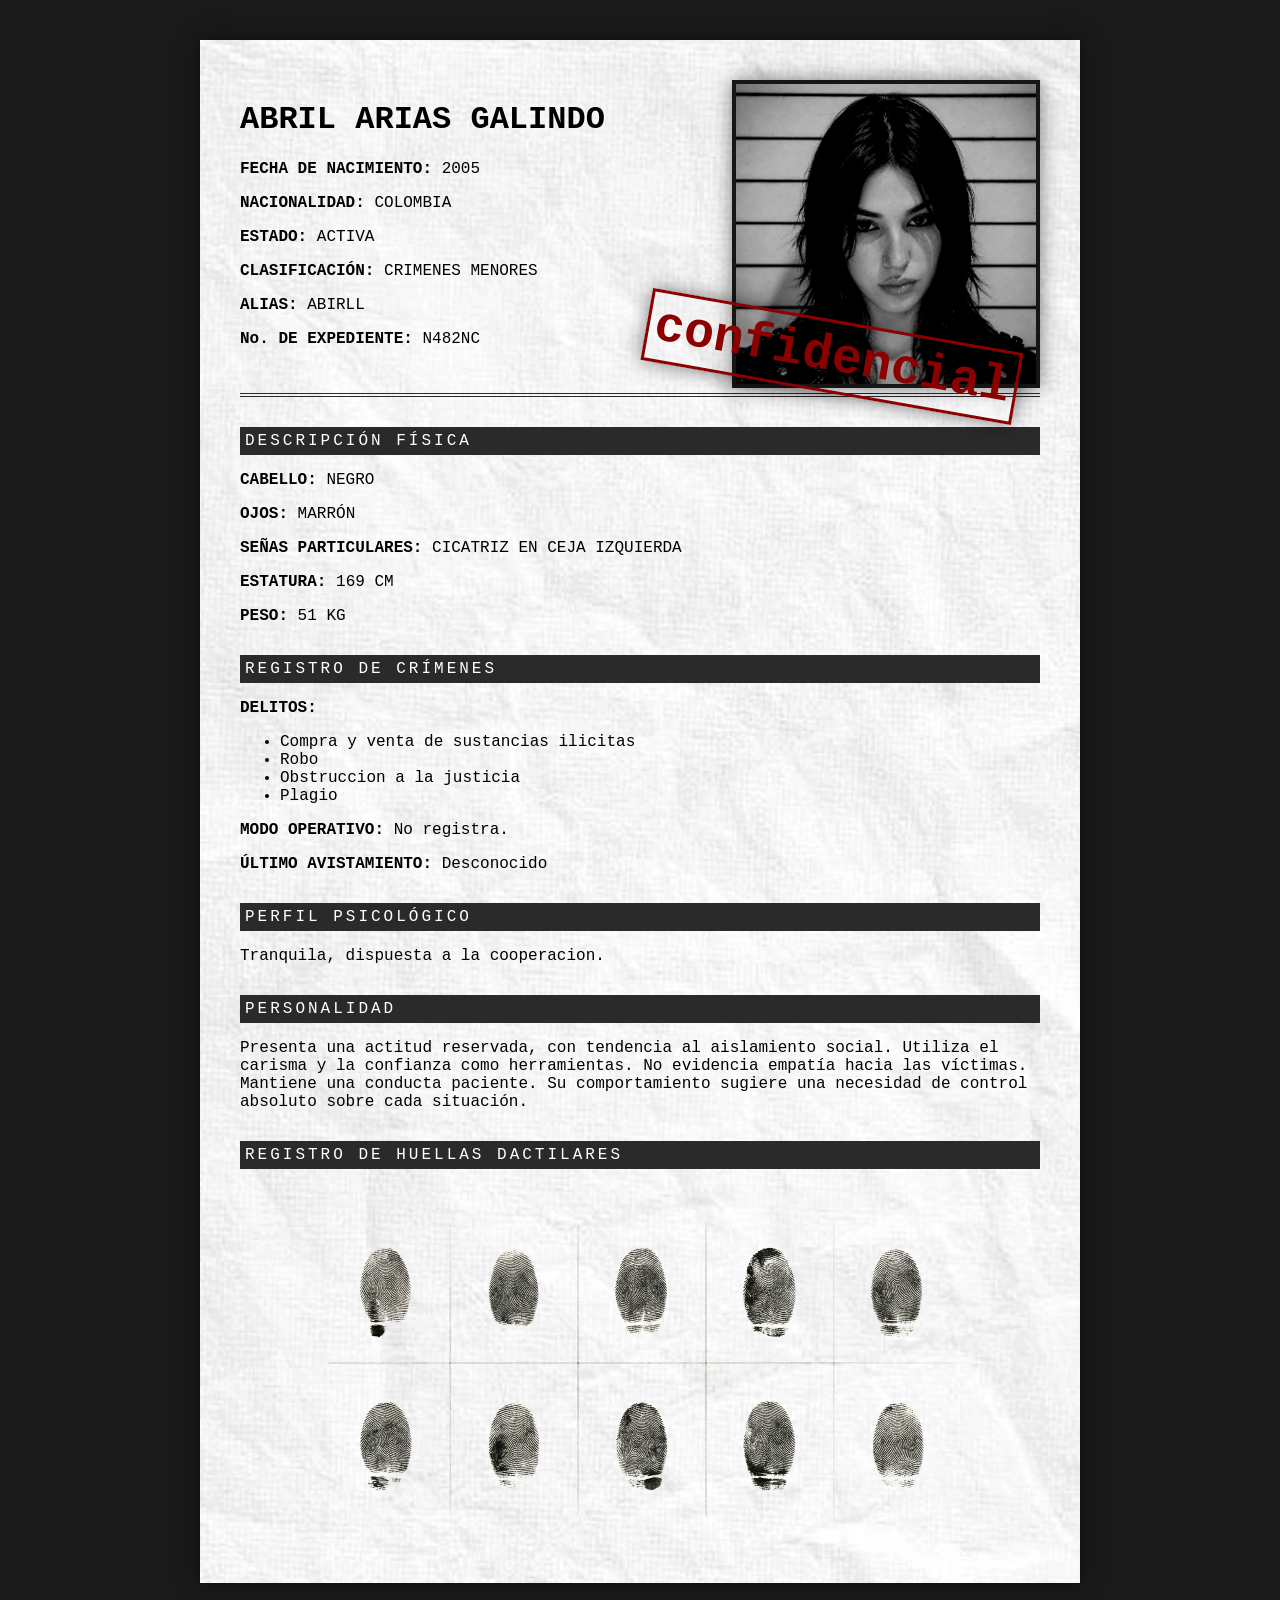
<file: abril.html>
<!DOCTYPE html>
<html lang="es">
<head>
  <meta charset="UTF-8">
  <title>Expediente Criminal</title>
  <link rel="stylesheet" href="CSS/personajes.css">
</head>
<body>

<div class="card">

  <div class="top-bar"></div>

  <div class="header">
    <div class="info">
      <h1>ABRIL ARIAS GALINDO</h1>

      <p><strong>FECHA DE NACIMIENTO:</strong> 2005</p>
      <p><strong>NACIONALIDAD:</strong> COLOMBIA</p>
      <p><strong>ESTADO:</strong> ACTIVA</p>
      <p><strong>CLASIFICACIÓN:</strong> CRIMENES MENORES </p>
      <p><strong>ALIAS:</strong> ABIRLL</p>
      <p><strong>No. DE EXPEDIENTE:</strong> N482NC</p>
    </div>

    <div class="photo">
      <img src="img/abrillcrime.png" alt="foto">
    </div>
  </div>

  <div class="section-title">DESCRIPCIÓN FÍSICA</div>

  <div class="appearance">
    <p><strong>CABELLO:</strong> NEGRO</p>
    <p><strong>OJOS:</strong> MARRÓN</p>
    <p><strong>SEÑAS PARTICULARES:</strong> CICATRIZ EN CEJA IZQUIERDA</p>
    <p><strong>ESTATURA:</strong> 169 CM</p>
    <p><strong>PESO:</strong> 51 KG</p>
  </div>

  <div class="section-title">REGISTRO DE CRÍMENES</div>

  <div class="crimes">
    <p><strong>DELITOS:</strong></p>
    <ul>
      <li>Compra y venta de sustancias ilicitas</li>
      <li>Robo</li>
      <li>Obstruccion a la justicia</li>
      <li>Plagio</li>
    </ul>

    <p><strong>MODO OPERATIVO:</strong> No registra.</p>

    <p><strong>ÚLTIMO AVISTAMIENTO:</strong> Desconocido</p>
  </div>

  <div class="section-title">PERFIL PSICOLÓGICO</div>

  <div class="profile">
    <p>Tranquila, dispuesta a la cooperacion. </p>
  </div>

  <div class="section-title">PERSONALIDAD</div>

  <div class="personality">
    <p>Presenta una actitud reservada, con tendencia al aislamiento social. Utiliza el carisma y la confianza como herramientas. 
    No evidencia empatía hacia las víctimas. Mantiene una conducta paciente. Su comportamiento sugiere una necesidad de control absoluto sobre cada situación.</p>
  </div>

  <div class="section-title">REGISTRO DE HUELLAS DACTILARES</div>

  <div class="fingerprints">
  <center><img src="img/abril huellas.png"></center>
  </div>

</div>

</body>
</html>
</file>
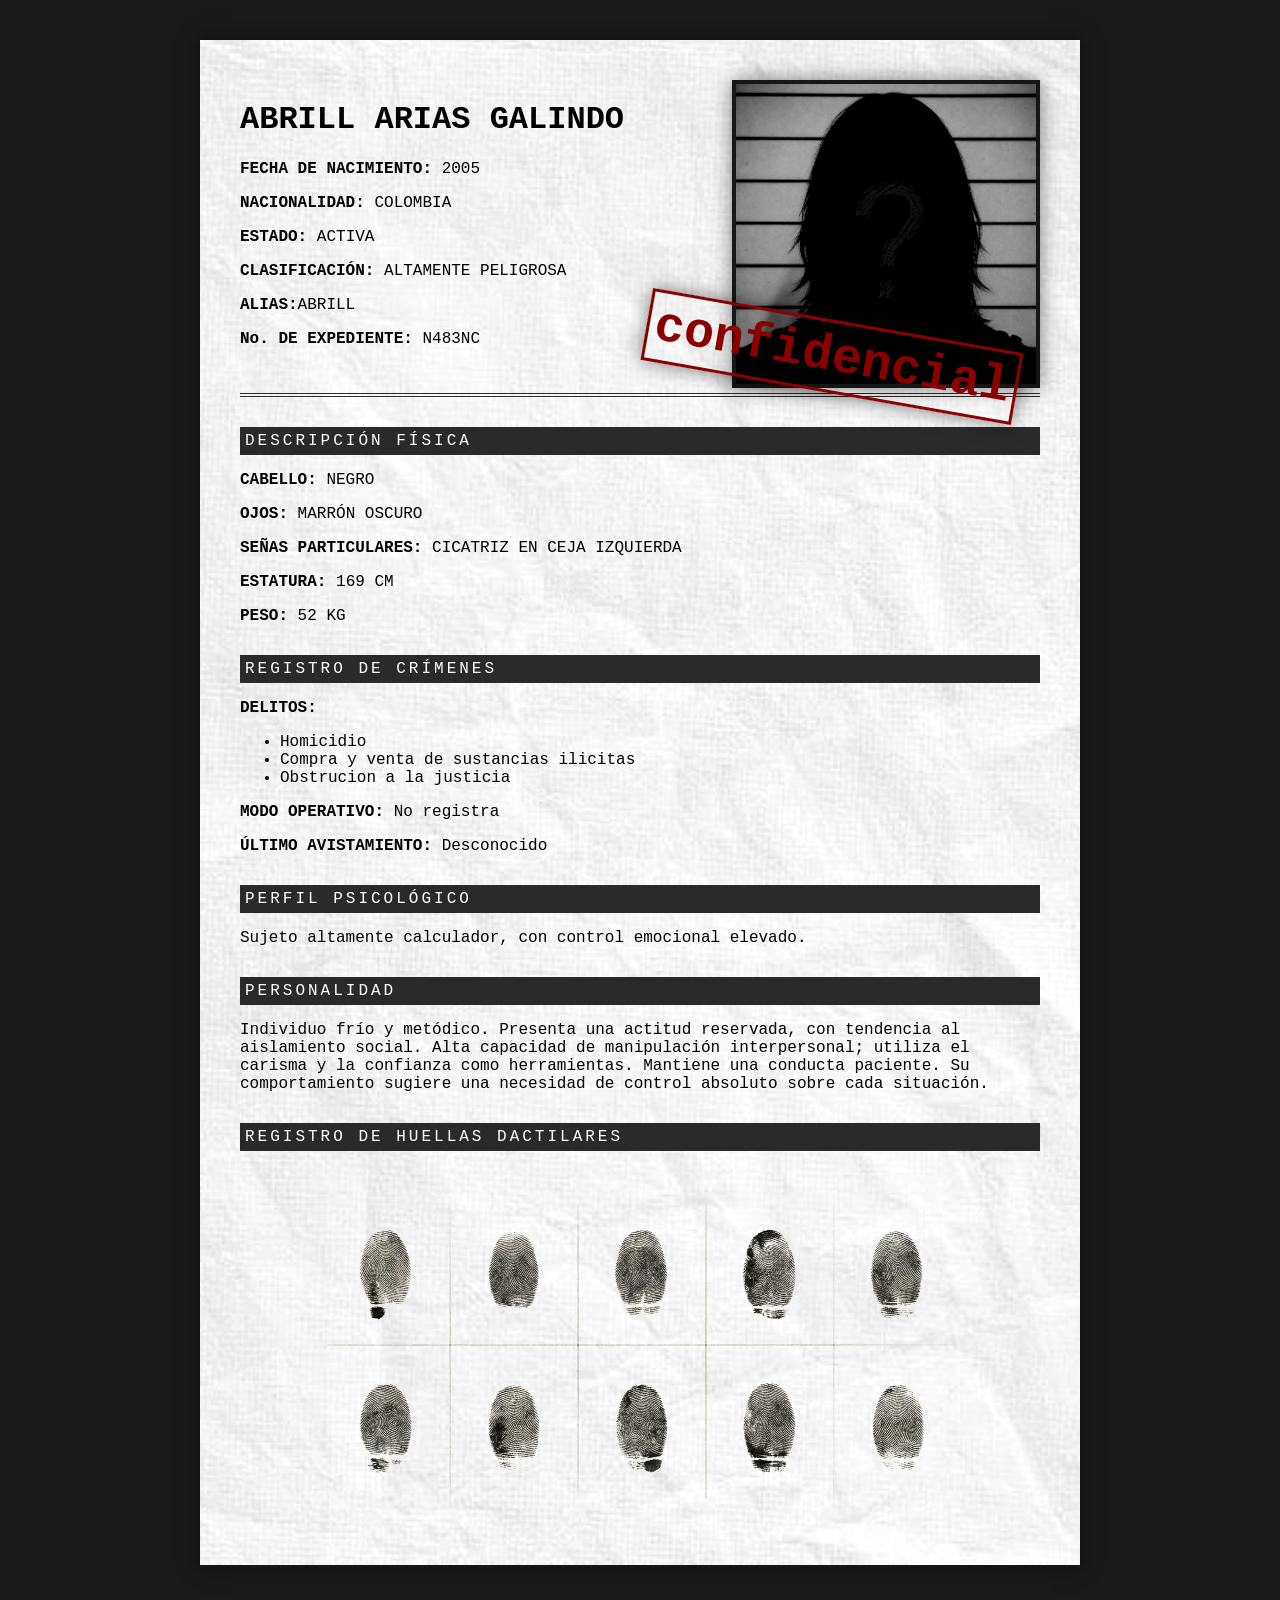
<file: abrill.html>
<!DOCTYPE html>
<html lang="es">
<head>
  <meta charset="UTF-8">
  <title>Expediente Criminal</title>
  <link rel="stylesheet" href="CSS/personajes.css">
</head>
<body>

<div class="card">

  <div class="top-bar"></div>

  <div class="header">
    <div class="info">
      <h1>ABRILL ARIAS GALINDO</h1>

      <p><strong>FECHA DE NACIMIENTO:</strong> 2005</p>
      <p><strong>NACIONALIDAD:</strong> COLOMBIA</p>
      <p><strong>ESTADO:</strong> ACTIVA</p>
      <p><strong>CLASIFICACIÓN:</strong> ALTAMENTE PELIGROSA</p>
      <p><strong>ALIAS:</strong>ABRILL</p>
      <p><strong>No. DE EXPEDIENTE:</strong> N483NC</p>
    </div>

    <div class="photo">
      <img src="img/incognita.png" alt="foto">
    </div>
  </div>

  <div class="section-title">DESCRIPCIÓN FÍSICA</div>

  <div class="appearance">
    <p><strong>CABELLO:</strong> NEGRO</p>
    <p><strong>OJOS:</strong> MARRÓN OSCURO</p>
    <p><strong>SEÑAS PARTICULARES:</strong> CICATRIZ EN CEJA IZQUIERDA</p>
    <p><strong>ESTATURA:</strong> 169 CM</p>
    <p><strong>PESO:</strong> 52 KG</p>
  </div>

  <div class="section-title">REGISTRO DE CRÍMENES</div>

  <div class="crimes">
    <p><strong>DELITOS:</strong></p>
    <ul>
      <li>Homicidio</li>
      <li>Compra y venta de sustancias ilicitas</li>
      <li>Obstrucion a la justicia</li>
    </ul>

    <p><strong>MODO OPERATIVO:</strong> No registra</p>

    <p><strong>ÚLTIMO AVISTAMIENTO:</strong> Desconocido</p>
  </div>

  <div class="section-title">PERFIL PSICOLÓGICO</div>

  <div class="profile">
    <p>Sujeto altamente calculador, con control emocional elevado.</p>
  </div>

  <div class="section-title">PERSONALIDAD</div>

  <div class="personality">
    <p>Individuo frío y metódico. Presenta una actitud reservada, con tendencia al aislamiento social. 
    Alta capacidad de manipulación interpersonal; utiliza el carisma y la confianza como herramientas. 
    Mantiene una conducta paciente. Su comportamiento sugiere una necesidad de control absoluto sobre cada situación.</p>
  </div>

  <div class="section-title"> REGISTRO DE HUELLAS DACTILARES</div>

  <div class="fingerprints">
  <center><img src="img/abril huellas.png"></center>
  </div>

</div>

</body>
</html>
</file>
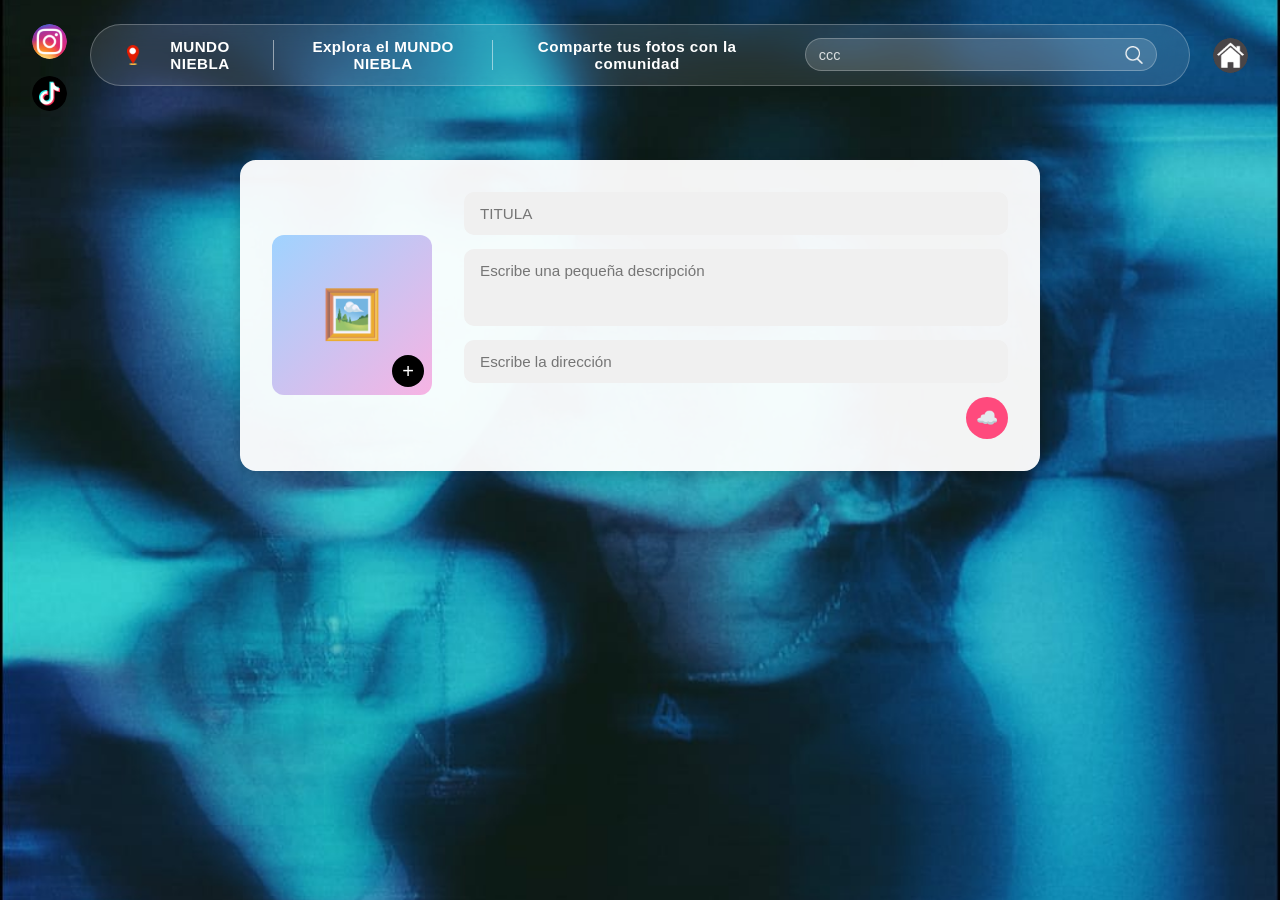
<file: comparte_tu_spot.html>
<!DOCTYPE html>
<html lang="es">
<head>
  <meta charset="UTF-8" />
  <meta name="viewport" content="width=device-width, initial-scale=1.0" />
  <title>Comparte tu Spot</title>
  <link rel="stylesheet" href="CSS/comparte_tu_spot.css" />
</head>
<body>

  <header class="hero">
    <div class="socials-outer">
      <a href="https://www.instagram.com/" target="_blank">
        <img src="img/instagram logo.png" alt="Instagram" class="icon">
      </a>
      <a href="https://www.tiktok.com/" target="_blank">
        <img src="img/tiktok logo.png" alt="TikTok" class="icon">
      </a>
    </div>

    <nav class="navbar">
      <div class="nav-links">
        <a href="tabogo_csspreview.html?map=open" class="logo">
  <img src="img/Ubi.png" class="pin"> MUNDO NIEBLA
</a>
        <div class="divider"></div>
        <a href="tabogo_csspreview.html#explora-spots">Explora el MUNDO NIEBLA</a>
        <div class="divider"></div>
        <a href="comparte_tu_spot.html">Comparte tus fotos con la comunidad</a>
      </div>

      <div class="search-container">
        <input type="text" placeholder="ccc" />
        <img src="img/search.png" class="search-icon" alt="Buscar">
      </div>
    </nav>

    <a href="tabogo_csspreview.html" class="home-outer">
      <img src="img/home.png" alt="Inicio" class="icon">
    </a>
  </header>

  <div class="card">
    <label class="image-upload">
      <input type="file" accept="image/*" id="spotImage" multiple>
      <div id="previewContainer" class="preview-container"></div>
      <div class="add-icon">+</div>
    </label>

    <form id="spotForm" class="form">
      <input type="text" id="spotName" placeholder="TITULA" required>
      <textarea id="spotDesc" placeholder="Escribe una pequeña descripción" rows="3" required></textarea>
      <input type="text" id="spotAddress" placeholder="Escribe la dirección" required>
      <button type="submit" class="share-btn" id="shareBtn">☁️</button>
    </form>
  </div>

<script>
const form = document.getElementById("spotForm");
const imageInput = document.getElementById("spotImage");
const previewContainer = document.getElementById("previewContainer");

// === Generar ID único ===
const generateId = () => "_" + Math.random().toString(36).substr(2, 9);

// === Función para comprimir imágenes ===
function compressImage(file, maxWidth = 600, quality = 0.6) {
  return new Promise((resolve, reject) => {
    const reader = new FileReader();
    reader.onload = (event) => {
      const img = new Image();
      img.onload = () => {
        const canvas = document.createElement("canvas");
        const scale = Math.min(1, maxWidth / img.width);
        canvas.width = img.width * scale;
        canvas.height = img.height * scale;
        const ctx = canvas.getContext("2d");
        ctx.drawImage(img, 0, 0, canvas.width, canvas.height);
        const compressed = canvas.toDataURL("image/jpeg", quality);
        resolve(compressed);
      };
      img.onerror = reject;
      img.src = event.target.result;
    };
    reader.readAsDataURL(file);
  });
}

// === Mostrar previsualizaciones ===
imageInput.addEventListener("change", (e) => {
  const files = e.target.files;
  previewContainer.innerHTML = "";

  if (files.length > 6) {
    alert("Solo puedes subir hasta 6 imágenes para ahorrar espacio.");
    imageInput.value = "";
    return;
  }

  Array.from(files).forEach(file => {
    if (file.size > 500 * 1024) { // 500 KB
      alert(`La imagen "${file.name}" supera los 500 KB. Usa una versión más liviana.`);
      imageInput.value = "";
      previewContainer.innerHTML = "";
      return;
    }

    const reader = new FileReader();
    reader.onload = (event) => {
      const img = document.createElement("img");
      img.src = event.target.result;
      img.alt = "Vista previa";
      img.style.width = "100px";
      img.style.height = "100px";
      img.style.objectFit = "cover";
      img.style.borderRadius = "10px";
      img.style.margin = "5px";
      previewContainer.appendChild(img);
    };
    reader.readAsDataURL(file);
  });
});

// === Guardar spot con compresión ===
form.addEventListener("submit", async (e) => {
  e.preventDefault();

  const name = document.getElementById("spotName").value.trim();
  const desc = document.getElementById("spotDesc").value.trim();
  const address = document.getElementById("spotAddress").value.trim();
  const files = imageInput.files;

  if (!name || !desc || !address) {
    alert("Por favor completa todos los campos.");
    return;
  }
  if (files.length === 0) {
    alert("Por favor selecciona al menos una imagen.");
    return;
  }

  const savedSpots = JSON.parse(localStorage.getItem("spots")) || [];

  // Comprimir imágenes antes de guardar
  const compressedImages = [];
  for (const file of files) {
    if (file.size > 500 * 1024) continue; // saltar si excede 500 KB
    const imgCompressed = await compressImage(file, 600, 0.6);
    compressedImages.push(imgCompressed);
  }

  const newSpot = {
    id: generateId(),
    name,
    desc,
    address,
    images: compressedImages,
    date: Date.now()
  };

  savedSpots.push(newSpot);
  try {
    localStorage.setItem("spots", JSON.stringify(savedSpots));
    alert("📸 Spot agregado correctamente (imágenes comprimidas).");
    window.location.href = "tabogo_csspreview.html";
  } catch (err) {
    alert("⚠️ No se pudo guardar: el almacenamiento está lleno. Borra algunos spots antiguos.");
  }
});
</script>

</body>
</html>
</file>
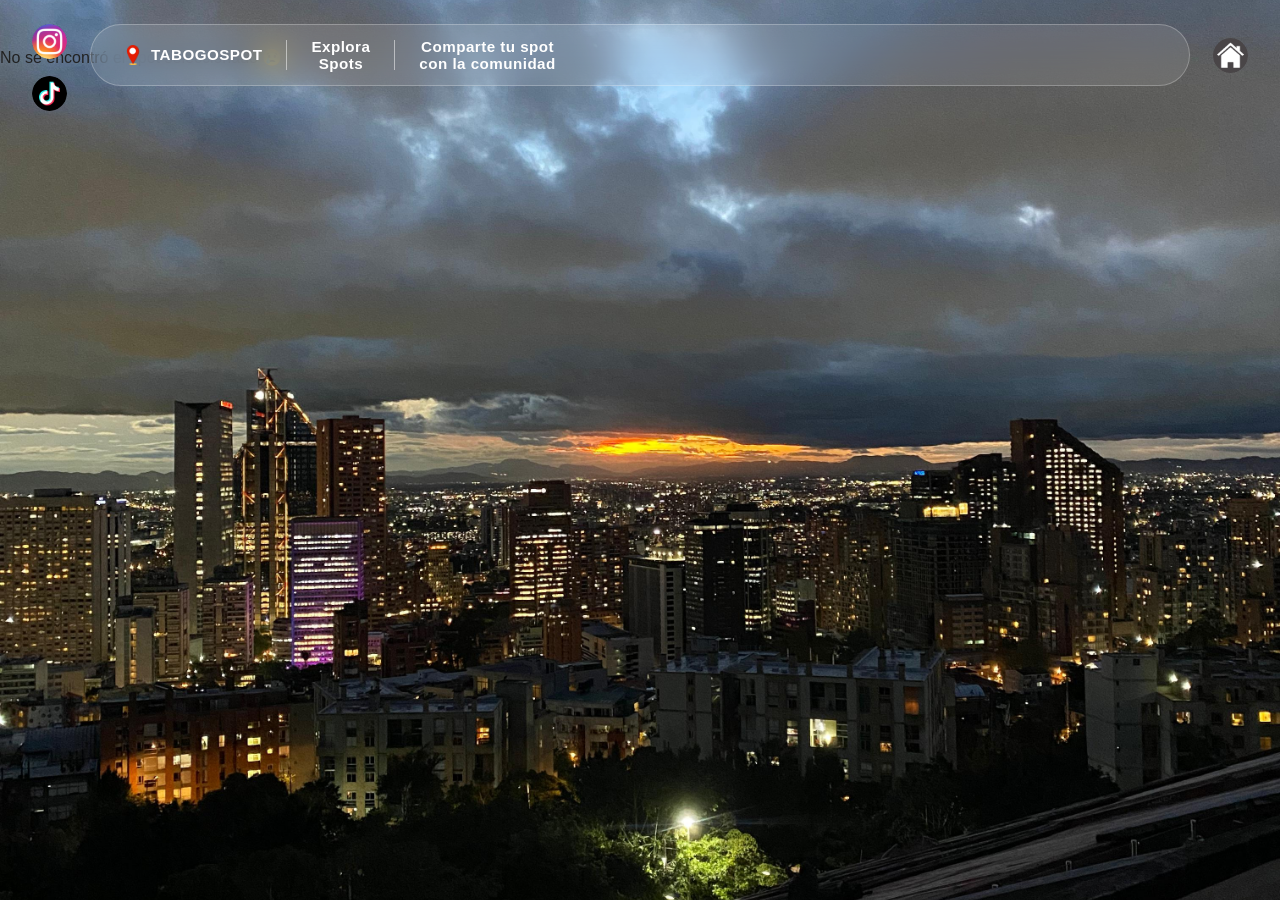
<file: explora-spots.html>
<!DOCTYPE html>
<html lang="es">
<head>
  <meta charset="UTF-8" />
  <meta name="viewport" content="width=device-width, initial-scale=1.0" />
  <title>Explora Spot</title>
  <link rel="stylesheet" href="CSS/explora-spots.css" />
</head>
<body>

<header class="hero">
  <div class="socials-outer">
    <a href="https://www.instagram.com/" target="_blank">
      <img src="img/instagram logo.png" alt="Instagram" class="icon">
    </a>
    <a href="https://www.tiktok.com/" target="_blank">
      <img src="img/tiktok logo.png" alt="TikTok" class="icon">
    </a>
  </div>

  <nav class="navbar">
    <div class="nav-links">
    <a href="tabogo_csspreview.html?map=open" class="logo">
  <img src="img/Ubi.png" class="pin"> TABOGOSPOT
</a>
      <div class="divider"></div>
      <a href="tabogo_csspreview.html#explora-spots">Explora<br>Spots</a>
      <div class="divider"></div>
      <a href="comparte_tu_spot.html">Comparte tu spot<br>con la comunidad</a>
    </div>
  </nav>

  <a href="tabogo_csspreview.html" class="home-outer">
    <img src="img/home.png" alt="Inicio" class="icon">
  </a>
</header>

<section class="spots-section" id="spotSection"></section>

<script>
window.addEventListener("DOMContentLoaded", () => {
  const spotSection = document.getElementById("spotSection");
  const selectedSpot = JSON.parse(localStorage.getItem("selectedSpot"));
  const savedSpots = JSON.parse(localStorage.getItem("spots")) || [];

  if (!selectedSpot) {
    spotSection.innerHTML = "<p>No se encontró el spot seleccionado 😢</p>";
    return;
  }

  const spot = savedSpots.find(s => s.name === selectedSpot.name);
  if (!spot) {
    spotSection.innerHTML = "<p>No se encontró el spot 😢</p>";
    return;
  }

  const card = document.createElement("div");
  card.classList.add("spot-container");

  const visibleImages = (spot.images || []).slice(0, 3);
  let galleryHTML = "";

  visibleImages.forEach((img, i) => {
    if (i === 2 && spot.images.length > 3) {
      galleryHTML += `
        <div class="gallery-item show-more" id="showMoreBtn">
          <img src="${img}" alt="Foto ${i + 1}">
          <div class="plus-overlay">+${spot.images.length - 3}</div>
        </div>`;
    } else {
      galleryHTML += `<div class="gallery-item"><img src="${img}" alt="Foto ${i + 1}"></div>`;
    }
  });

  card.innerHTML = `
    <div class="gallery">${galleryHTML}</div>
    <div class="spot-info-wrapper">
      <h2>${spot.name}</h2>
      <p>${spot.desc}</p>
      <button onclick="window.open('https://www.google.com/maps?q=${encodeURIComponent(spot.address)}','_blank')">
        📍 ${spot.address}
      </button>
    </div>`;
  spotSection.appendChild(card);

  // Modal con carrusel
  const modal = document.createElement("div");
  modal.classList.add("modal");
  modal.innerHTML = `
    <div class="modal-content">
      <span class="close-modal">&times;</span>
      <button class="nav-btn prev-btn">&#10094;</button>
      <img src="" class="modal-img" alt="Imagen ampliada">
      <button class="nav-btn next-btn">&#10095;</button>
    </div>`;
  document.body.appendChild(modal);

  const modalimg = modal.querySelector(".modal-img");
  const closeModal = modal.querySelector(".close-modal");
  const prevBtn = modal.querySelector(".prev-btn");
  const nextBtn = modal.querySelector(".next-btn");

  let currentIndex = 0;
  const openModal = (i) => {
    currentIndex = i;
    modalimg.src = spot.images[i];
    modal.style.display = "flex";
    document.body.style.overflow = "hidden";
  };

  const changeImage = (dir) => {
    currentIndex = (currentIndex + dir + spot.images.length) % spot.images.length;
    modalimg.src = spot.images[currentIndex];
  };

  document.querySelectorAll(".gallery-item img").forEach((img, i) => {
    img.addEventListener("click", () => openModal(i));
  });

  closeModal.addEventListener("click", () => {
    modal.style.display = "none";
    document.body.style.overflow = "auto";
  });

  prevBtn.addEventListener("click", () => changeImage(-1));
  nextBtn.addEventListener("click", () => changeImage(1));

  modal.addEventListener("click", (e) => {
    if (e.target === modal) {
      modal.style.display = "none";
      document.body.style.overflow = "auto";
    }
  });

  document.addEventListener("keydown", (e) => {
    if (modal.style.display === "flex") {
      if (e.key === "ArrowLeft") changeImage(-1);
      if (e.key === "ArrowRight") changeImage(1);
      if (e.key === "Escape") closeModal.click();
    }
  });
});
</script>
</body>
</html>
</file>
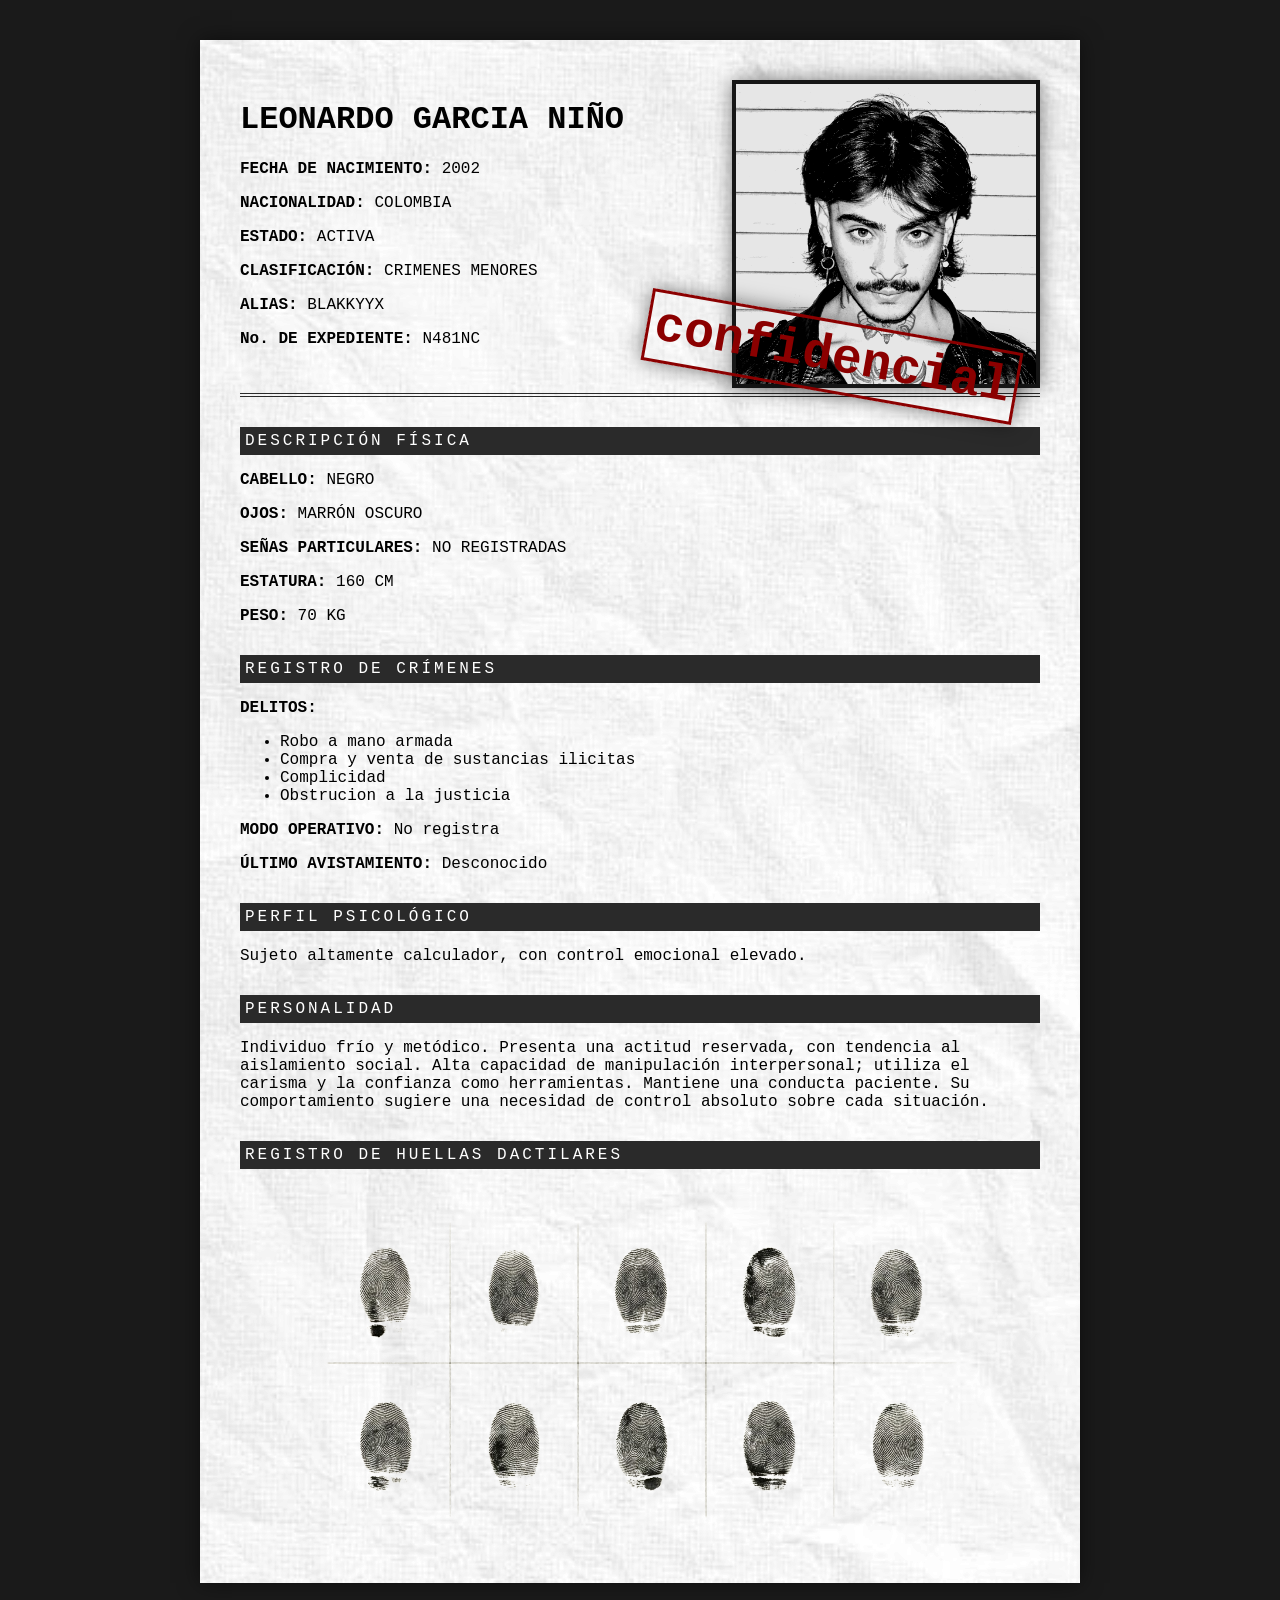
<file: leo.html>
<!DOCTYPE html>
<html lang="es">
<head>
  <meta charset="UTF-8">
  <title>Expediente Criminal</title>
  <link rel="stylesheet" href="CSS/personajes.css">
</head>
<body>

<div class="card">

  <div class="top-bar"></div>

  <div class="header">
    <div class="info">
      <h1>LEONARDO GARCIA NIÑO</h1>

      <p><strong>FECHA DE NACIMIENTO:</strong> 2002</p>
      <p><strong>NACIONALIDAD:</strong> COLOMBIA</p>
      <p><strong>ESTADO:</strong> ACTIVA</p>
      <p><strong>CLASIFICACIÓN:</strong> CRIMENES MENORES</p>
      <p><strong>ALIAS:</strong> BLAKKYYX</p>
      <p><strong>No. DE EXPEDIENTE:</strong> N481NC</p>
    </div>

    <div class="photo">
      <img src="img/leoE.png" alt="foto">
    </div>
  </div>

  <div class="section-title">DESCRIPCIÓN FÍSICA</div>

  <div class="appearance">
    <p><strong>CABELLO:</strong> NEGRO</p>
    <p><strong>OJOS:</strong> MARRÓN OSCURO</p>
    <p><strong>SEÑAS PARTICULARES:</strong> NO REGISTRADAS</p>
    <p><strong>ESTATURA:</strong> 160 CM</p>
    <p><strong>PESO:</strong> 70 KG</p>
  </div>

  <div class="section-title">REGISTRO DE CRÍMENES</div>

  <div class="crimes">
    <p><strong>DELITOS:</strong></p>
    <ul>
      <li>Robo a mano armada</li>
      <li>Compra y venta de sustancias ilicitas</li>
      <li>Complicidad</li>
      <li>Obstrucion a la justicia</li>
    </ul>

    <p><strong>MODO OPERATIVO:</strong> No registra</p>

    <p><strong>ÚLTIMO AVISTAMIENTO:</strong> Desconocido</p>
  </div>

  <div class="section-title">PERFIL PSICOLÓGICO</div>

  <div class="profile">
    <p>Sujeto altamente calculador, con control emocional elevado.</p>
  </div>

  <div class="section-title">PERSONALIDAD</div>

  <div class="personality">
    <p>Individuo frío y metódico. Presenta una actitud reservada, con tendencia al aislamiento social. 
    Alta capacidad de manipulación interpersonal; utiliza el carisma y la confianza como herramientas. 
    Mantiene una conducta paciente. Su comportamiento sugiere una necesidad de control absoluto sobre cada situación.</p>
  </div>

  <div class="section-title"> REGISTRO DE HUELLAS DACTILARES</div>

  <div class="fingerprints">
  <center><img src="img/abril huellas.png"></center>
  </div>
</div>
  </body>

    </hrml>
</file>
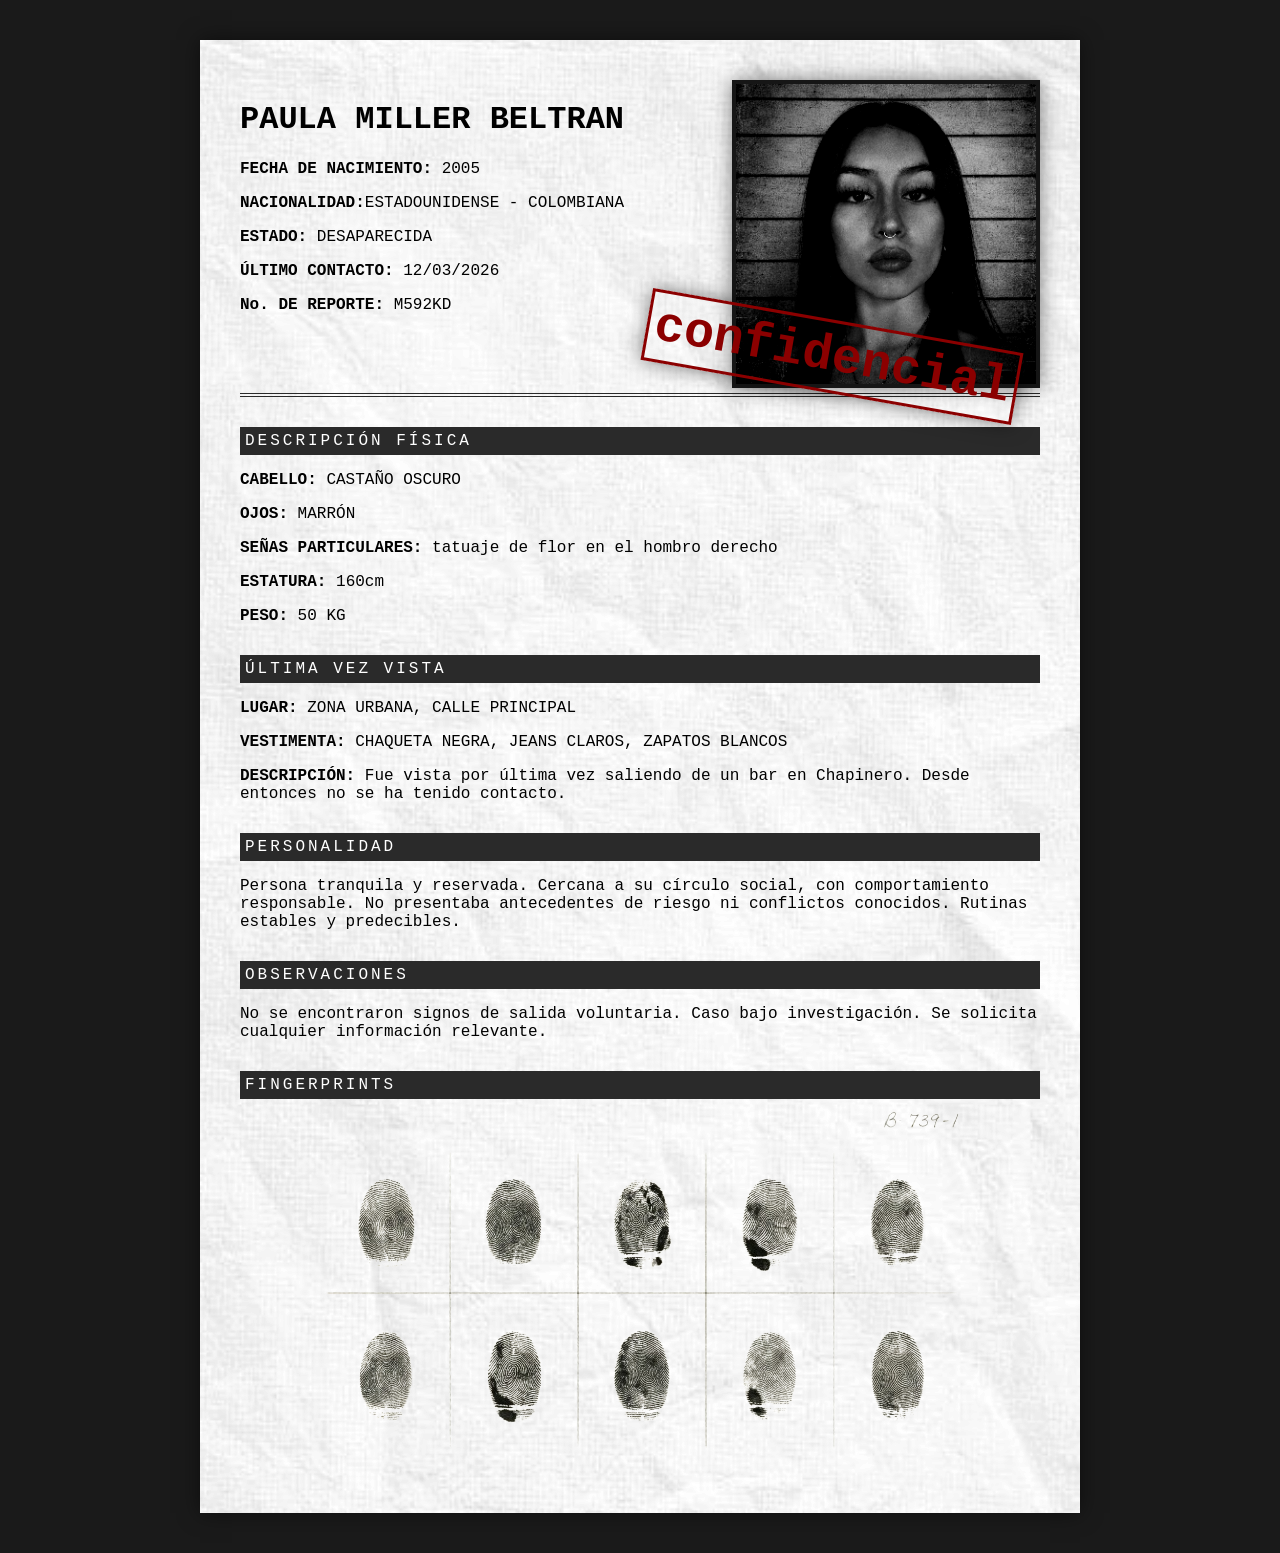
<file: paula.html>
<!DOCTYPE html>
<html lang="es">
<head>
  <meta charset="UTF-8">
  <title>Persona Desaparecida</title>
  <link rel="stylesheet" href="CSS/personajes.css">
</head>
<body>

<div class="card">

  <div class="top-bar"></div>

  <div class="header">
    <div class="info">
      <h1>PAULA MILLER BELTRAN</h1>

      <p><strong>FECHA DE NACIMIENTO:</strong> 2005</p>
      <p><strong>NACIONALIDAD:</strong>ESTADOUNIDENSE - COLOMBIANA</p>
      <p><strong>ESTADO:</strong> DESAPARECIDA</p>
      <p><strong>ÚLTIMO CONTACTO:</strong> 12/03/2026</p>
      <p><strong>No. DE REPORTE:</strong> M592KD</p>
    </div>

    <div class="photo">
      <img src="img/missing.png" alt="foto">
    </div>
  </div>

  <div class="section-title">DESCRIPCIÓN FÍSICA</div>

  <div class="appearance">
    <p><strong>CABELLO:</strong> CASTAÑO OSCURO</p>
    <p><strong>OJOS:</strong> MARRÓN</p>
    <p><strong>SEÑAS PARTICULARES:</strong> tatuaje de flor en el hombro derecho</p>
    <p><strong>ESTATURA:</strong> 160cm</p>
    <p><strong>PESO:</strong> 50 KG</p>
  </div>

  <div class="section-title">ÚLTIMA VEZ VISTA</div>

  <div class="last-seen">
    <p><strong>LUGAR:</strong> ZONA URBANA, CALLE PRINCIPAL</p>
    <p><strong>VESTIMENTA:</strong> CHAQUETA NEGRA, JEANS CLAROS, ZAPATOS BLANCOS</p>
    <p><strong>DESCRIPCIÓN:</strong> Fue vista por última vez saliendo de un bar en Chapinero. Desde entonces no se ha tenido contacto.</p>
  </div>

  <div class="section-title">PERSONALIDAD</div>

  <div class="personality">
    <p>Persona tranquila y reservada. Cercana a su círculo social, con comportamiento responsable. 
    No presentaba antecedentes de riesgo ni conflictos conocidos. Rutinas estables y predecibles.</p>
  </div>

  <div class="section-title">OBSERVACIONES</div>

  <div class="notes">
    <p>No se encontraron signos de salida voluntaria. Caso bajo investigación. Se solicita cualquier información relevante.</p>
  </div>

  <div class="section-title">FINGERPRINTS</div>

  <div class="fingerprints">
  <center><img src="img/paula huellas.png"></center>
  </div>

</div>

</body>
</html>
</file>
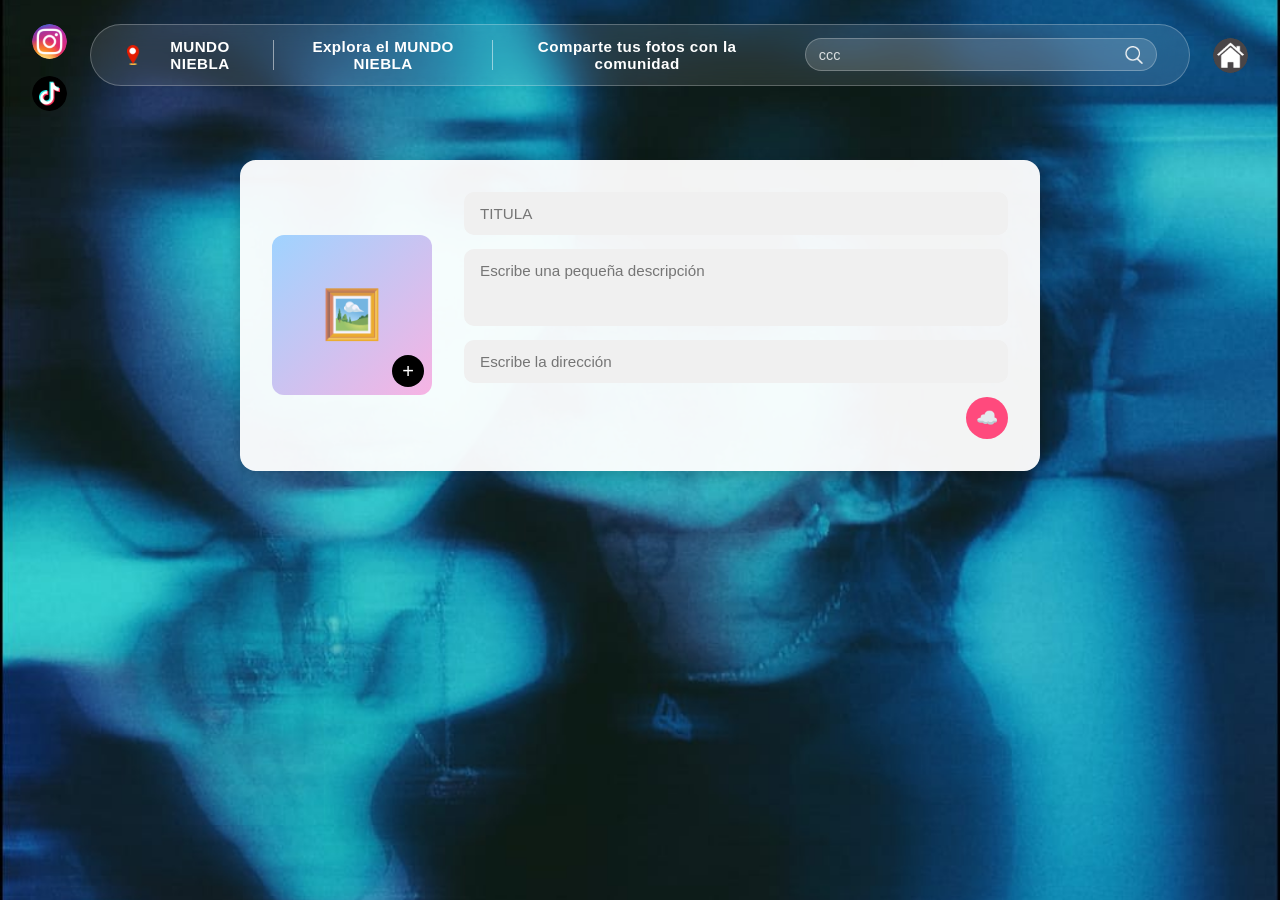
<file: docs/comparte_tu_spot.html>
<!DOCTYPE html>
<html lang="es">
<head>
  <meta charset="UTF-8" />
  <meta name="viewport" content="width=device-width, initial-scale=1.0" />
  <title>Comparte tu Spot</title>
  <link rel="stylesheet" href="CSS/comparte_tu_spot.css" />
</head>
<body>

  <header class="hero">
    <div class="socials-outer">
      <a href="https://www.instagram.com/" target="_blank">
        <img src="IMG/instagram logo.png" alt="Instagram" class="icon">
      </a>
      <a href="https://www.tiktok.com/" target="_blank">
        <img src="IMG/tiktok logo.png" alt="TikTok" class="icon">
      </a>
    </div>

    <nav class="navbar">
      <div class="nav-links">
        <a href="TABOGO SPOT PREVIEW.html?map=open" class="logo">
  <img src="IMG/Ubi.png" class="pin"> MUNDO NIEBLA
</a>
        <div class="divider"></div>
        <a href="TABOGO SPOT PREVIEW.html#explora-spots">Explora el MUNDO NIEBLA</a>
        <div class="divider"></div>
        <a href="comparte_tu_spot.html">Comparte tus fotos con la comunidad</a>
      </div>

      <div class="search-container">
        <input type="text" placeholder="ccc" />
        <img src="IMG/search.png" class="search-icon" alt="Buscar">
      </div>
    </nav>

    <a href="TABOGO SPOT PREVIEW.html" class="home-outer">
      <img src="IMG/home.png" alt="Inicio" class="icon">
    </a>
  </header>

  <div class="card">
    <label class="image-upload">
      <input type="file" accept="image/*" id="spotImage" multiple>
      <div id="previewContainer" class="preview-container"></div>
      <div class="add-icon">+</div>
    </label>

    <form id="spotForm" class="form">
      <input type="text" id="spotName" placeholder="TITULA" required>
      <textarea id="spotDesc" placeholder="Escribe una pequeña descripción" rows="3" required></textarea>
      <input type="text" id="spotAddress" placeholder="Escribe la dirección" required>
      <button type="submit" class="share-btn" id="shareBtn">☁️</button>
    </form>
  </div>

<script>
const form = document.getElementById("spotForm");
const imageInput = document.getElementById("spotImage");
const previewContainer = document.getElementById("previewContainer");

// === Generar ID único ===
const generateId = () => "_" + Math.random().toString(36).substr(2, 9);

// === Función para comprimir imágenes ===
function compressImage(file, maxWidth = 600, quality = 0.6) {
  return new Promise((resolve, reject) => {
    const reader = new FileReader();
    reader.onload = (event) => {
      const img = new Image();
      img.onload = () => {
        const canvas = document.createElement("canvas");
        const scale = Math.min(1, maxWidth / img.width);
        canvas.width = img.width * scale;
        canvas.height = img.height * scale;
        const ctx = canvas.getContext("2d");
        ctx.drawImage(img, 0, 0, canvas.width, canvas.height);
        const compressed = canvas.toDataURL("image/jpeg", quality);
        resolve(compressed);
      };
      img.onerror = reject;
      img.src = event.target.result;
    };
    reader.readAsDataURL(file);
  });
}

// === Mostrar previsualizaciones ===
imageInput.addEventListener("change", (e) => {
  const files = e.target.files;
  previewContainer.innerHTML = "";

  if (files.length > 6) {
    alert("Solo puedes subir hasta 6 imágenes para ahorrar espacio.");
    imageInput.value = "";
    return;
  }

  Array.from(files).forEach(file => {
    if (file.size > 500 * 1024) { // 500 KB
      alert(`La imagen "${file.name}" supera los 500 KB. Usa una versión más liviana.`);
      imageInput.value = "";
      previewContainer.innerHTML = "";
      return;
    }

    const reader = new FileReader();
    reader.onload = (event) => {
      const img = document.createElement("img");
      img.src = event.target.result;
      img.alt = "Vista previa";
      img.style.width = "100px";
      img.style.height = "100px";
      img.style.objectFit = "cover";
      img.style.borderRadius = "10px";
      img.style.margin = "5px";
      previewContainer.appendChild(img);
    };
    reader.readAsDataURL(file);
  });
});

// === Guardar spot con compresión ===
form.addEventListener("submit", async (e) => {
  e.preventDefault();

  const name = document.getElementById("spotName").value.trim();
  const desc = document.getElementById("spotDesc").value.trim();
  const address = document.getElementById("spotAddress").value.trim();
  const files = imageInput.files;

  if (!name || !desc || !address) {
    alert("Por favor completa todos los campos.");
    return;
  }
  if (files.length === 0) {
    alert("Por favor selecciona al menos una imagen.");
    return;
  }

  const savedSpots = JSON.parse(localStorage.getItem("spots")) || [];

  // Comprimir imágenes antes de guardar
  const compressedImages = [];
  for (const file of files) {
    if (file.size > 500 * 1024) continue; // saltar si excede 500 KB
    const imgCompressed = await compressImage(file, 600, 0.6);
    compressedImages.push(imgCompressed);
  }

  const newSpot = {
    id: generateId(),
    name,
    desc,
    address,
    images: compressedImages,
    date: Date.now()
  };

  savedSpots.push(newSpot);
  try {
    localStorage.setItem("spots", JSON.stringify(savedSpots));
    alert("📸 Spot agregado correctamente (imágenes comprimidas).");
    window.location.href = "TABOGO SPOT PREVIEW.html";
  } catch (err) {
    alert("⚠️ No se pudo guardar: el almacenamiento está lleno. Borra algunos spots antiguos.");
  }
});
</script>

</body>
</html>
</file>
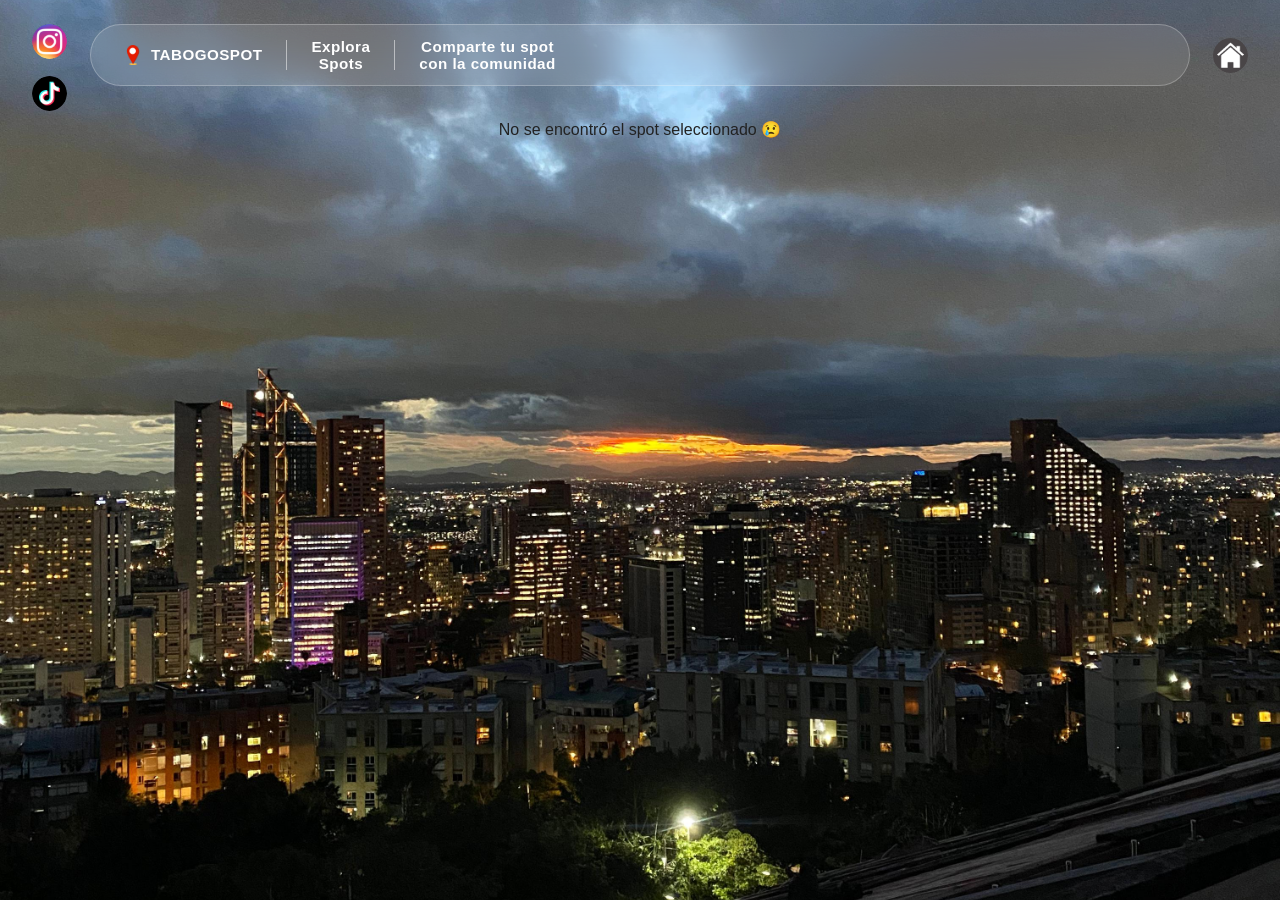
<file: docs/explora-spots.html>
<!DOCTYPE html>
<html lang="es">
<head>
  <meta charset="UTF-8" />
  <meta name="viewport" content="width=device-width, initial-scale=1.0" />
  <title>Explora Spot</title>
  <link rel="stylesheet" href="CSS/explora-spots.css" />
</head>
<body>

<header class="hero">
  <div class="socials-outer">
    <a href="https://www.instagram.com/" target="_blank">
      <img src="IMG/instagram logo.png" alt="Instagram" class="icon">
    </a>
    <a href="https://www.tiktok.com/" target="_blank">
      <img src="IMG/tiktok logo.png" alt="TikTok" class="icon">
    </a>
  </div>

  <nav class="navbar">
    <div class="nav-links">
    <a href="TABOGO SPOT PREVIEW.html?map=open" class="logo">
  <img src="IMG/Ubi.png" class="pin"> TABOGOSPOT
</a>
      <div class="divider"></div>
      <a href="TABOGO SPOT PREVIEW.html#explora-spots">Explora<br>Spots</a>
      <div class="divider"></div>
      <a href="comparte_tu_spot.html">Comparte tu spot<br>con la comunidad</a>
    </div>
  </nav>

  <a href="TABOGO SPOT PREVIEW.html" class="home-outer">
    <img src="IMG/home.png" alt="Inicio" class="icon">
  </a>
</header>

<section class="spots-section" id="spotSection"></section>

<script>
window.addEventListener("DOMContentLoaded", () => {
  const spotSection = document.getElementById("spotSection");
  const selectedSpot = JSON.parse(localStorage.getItem("selectedSpot"));
  const savedSpots = JSON.parse(localStorage.getItem("spots")) || [];

  if (!selectedSpot) {
    spotSection.innerHTML = "<p>No se encontró el spot seleccionado 😢</p>";
    return;
  }

  const spot = savedSpots.find(s => s.name === selectedSpot.name);
  if (!spot) {
    spotSection.innerHTML = "<p>No se encontró el spot 😢</p>";
    return;
  }

  const card = document.createElement("div");
  card.classList.add("spot-container");

  const visibleImages = (spot.images || []).slice(0, 3);
  let galleryHTML = "";

  visibleImages.forEach((img, i) => {
    if (i === 2 && spot.images.length > 3) {
      galleryHTML += `
        <div class="gallery-item show-more" id="showMoreBtn">
          <img src="${img}" alt="Foto ${i + 1}">
          <div class="plus-overlay">+${spot.images.length - 3}</div>
        </div>`;
    } else {
      galleryHTML += `<div class="gallery-item"><img src="${img}" alt="Foto ${i + 1}"></div>`;
    }
  });

  card.innerHTML = `
    <div class="gallery">${galleryHTML}</div>
    <div class="spot-info-wrapper">
      <h2>${spot.name}</h2>
      <p>${spot.desc}</p>
      <button onclick="window.open('https://www.google.com/maps?q=${encodeURIComponent(spot.address)}','_blank')">
        📍 ${spot.address}
      </button>
    </div>`;
  spotSection.appendChild(card);

  // Modal con carrusel
  const modal = document.createElement("div");
  modal.classList.add("modal");
  modal.innerHTML = `
    <div class="modal-content">
      <span class="close-modal">&times;</span>
      <button class="nav-btn prev-btn">&#10094;</button>
      <img src="" class="modal-img" alt="Imagen ampliada">
      <button class="nav-btn next-btn">&#10095;</button>
    </div>`;
  document.body.appendChild(modal);

  const modalImg = modal.querySelector(".modal-img");
  const closeModal = modal.querySelector(".close-modal");
  const prevBtn = modal.querySelector(".prev-btn");
  const nextBtn = modal.querySelector(".next-btn");

  let currentIndex = 0;
  const openModal = (i) => {
    currentIndex = i;
    modalImg.src = spot.images[i];
    modal.style.display = "flex";
    document.body.style.overflow = "hidden";
  };

  const changeImage = (dir) => {
    currentIndex = (currentIndex + dir + spot.images.length) % spot.images.length;
    modalImg.src = spot.images[currentIndex];
  };

  document.querySelectorAll(".gallery-item img").forEach((img, i) => {
    img.addEventListener("click", () => openModal(i));
  });

  closeModal.addEventListener("click", () => {
    modal.style.display = "none";
    document.body.style.overflow = "auto";
  });

  prevBtn.addEventListener("click", () => changeImage(-1));
  nextBtn.addEventListener("click", () => changeImage(1));

  modal.addEventListener("click", (e) => {
    if (e.target === modal) {
      modal.style.display = "none";
      document.body.style.overflow = "auto";
    }
  });

  document.addEventListener("keydown", (e) => {
    if (modal.style.display === "flex") {
      if (e.key === "ArrowLeft") changeImage(-1);
      if (e.key === "ArrowRight") changeImage(1);
      if (e.key === "Escape") closeModal.click();
    }
  });
});
</script>
</body>
</html>
</file>
<file: CSS/personajes.css>
:root {
    --bg-color: #1a1a1a;
    --paper-color: #d1cbc0;
    --ink-color: #2a2a2a;
    --danger-color: #8b0000;
    /* rojo sangre para sellos */
}

body {
    background: var(--bg-color);
    font-family: 'courier new', courier, monospace;
}

.card {
    width: 800px;
    margin: 40px auto;
    padding: 40px;
    position: relative;
    background-image: url("../img/papel.jpg");
    /* sombra pesada para que parezca un objeto sobre la mesa */
    box-shadow: 0 0 20px rgba(0, 0, 0, 0.5);
}

/* efecto de "censurado" o "alto secreto" */
.card::after {
    content: "confidencial";
    position: absolute;
    top: 280px;
    right: 60px;
    color: var(--danger-color);
    font-weight: bold;
    font-size: 50px;
    border: 3px solid var(--danger-color);
    padding: 5px;
    transform: rotate(10deg);
    box-shadow: 0 0 20px rgba(0, 0, 0, 0.5);
}

.header {
    display: flex;
    justify-content: space-between;
    align-items: flex-start;
    border-bottom: 4px double var(--ink-color);
    margin-bottom: 20px;
}

.photo img {
    width: 300px;
    border: 4px solid var(--ink-color);
    filter: grayscale(100%) contrast(1.2) brightness(0.9);
    box-shadow: 0 0 20px rgba(0, 0, 0, 0.5);
}

.section-title {
    background: var(--ink-color);
    color: #fff;
    padding: 5px;
    text-transform: uppercase;
    letter-spacing: 3px;
    margin-top: 30px;
}

/* elemento de "tacha" para información clasificada */
.censored {
    background: black;
    color: black;
    padding: 0 5px;
}
</file>
<file: CSS/comparte_tu_spot.css>
* {
  margin: 0;
  padding: 0;
  box-sizing: border-box;
  font-family: 'montserrat', sans-serif;
}

body {
  background: url('../img/niablablu.jpeg') no-repeat center center fixed;
  background-size: cover;
  min-height: 100vh;
  display: flex;
  flex-direction: column;
  align-items: center;
  padding: 10rem 2rem 2rem;
  color: #222;
  overflow-x: hidden;
}

.navbar {
  position: fixed;
  top: 1.5rem;
  left: 50%;
  transform: translatex(-50%);
  display: flex;
  align-items: center;
  justify-content: space-between;
  gap: 3rem;
  background: rgba(255, 255, 255, 0.1);
  border: 1px solid rgba(255, 255, 255, 0.25);
  backdrop-filter: blur(15px);
  padding: 0.8rem 2rem;
  border-radius: 40px;
  z-index: 100;
  width: 90%;
  max-width: 1100px;
}

.nav-links {
  display: flex;
  align-items: center;
  gap: 1.5rem;
  text-align: center;
}

.nav-links a {
  color: #fff;
  text-decoration: none;
  font-weight: 600;
  font-size: 0.95rem;
  letter-spacing: 0.03em;
  display: flex;
  align-items: center;
  gap: 0.5rem;
}

.nav-links a:hover {
  opacity: 0.9;
}

.pin {
  width: 20px;
  height: 20px;
}

.divider {
  width: 1px;
  height: 30px;
  background: rgba(255, 255, 255, 0.5);
}

.search-container {
  display: flex;
  align-items: center;
  background: rgba(255, 255, 255, 0.15);
  border: 1px solid rgba(255, 255, 255, 0.25);
  border-radius: 40px;
  padding: 0.4rem 0.8rem;
}

.search-container input {
  background: none;
  border: none;
  outline: none;
  color: #fff;
  font-size: 0.9rem;
  width: 300px;
}

.search-container input::placeholder {
  color: rgba(255, 255, 255, 0.8);
}

.search-icon {
  width: 18px;
  height: 18px;
  margin-left: 0.4rem;
  opacity: 0.9;
}

.socials-outer {
  position: fixed;
  top: 1.5rem;
  left: 2rem;
  display: flex;
  flex-direction: column;
  gap: 0.8rem;
  z-index: 110;
}

.icon {
  width: 35px;
  height: 35px;
  border-radius: 50%;
  transition: transform 0.3s ease;
  object-fit: cover;
}

.icon:hover {
  transform: scale(1.1);
}

.home-outer {
  position: fixed;
  top: 2.4rem;
  right: 2rem;
  z-index: 110;
}

.home-outer .icon:hover {
  transform: scale(1.15);
}

.card {
  background-color: rgba(255, 255, 255, 0.95);
  border-radius: 16px;
  padding: 2rem;
  display: flex;
  align-items: center;
  gap: 2rem;
  max-width: 800px;
  width: 100%;
  box-shadow: 0 4px 15px rgba(0, 0, 0, 0.2);
}

.image-upload {
  width: 160px;
  height: 160px;
  background: linear-gradient(135deg, #9fd3ff, #f7b3e3);
  border-radius: 12px;
  position: relative;
  display: flex;
  align-items: center;
  justify-content: center;
  cursor: pointer;
  overflow: hidden;
}

.image-upload input {
  display: none;
}

.image-upload::before {
  content: "🖼️";
  font-size: 48px;
  opacity: 0.8;
}

.add-icon {
  position: absolute;
  bottom: 8px;
  right: 8px;
  background: #000;
  color: #fff;
  border-radius: 50%;
  width: 32px;
  height: 32px;
  display: flex;
  align-items: center;
  justify-content: center;
  font-size: 20px;
}

.form {
  flex: 1;
  display: flex;
  flex-direction: column;
  gap: 0.9rem;
}

.form input,
.form textarea {
  border: none;
  border-radius: 10px;
  padding: 0.8rem 1rem;
  background-color: #f0f0f0;
  font-size: 0.95rem;
  width: 100%;
  resize: none;
}

.form input:focus,
.form textarea:focus {
  outline: 2px solid #d474d7;
}

.share-btn {
  background: #ff4a7d;
  border: none;
  color: white;
  border-radius: 50%;
  width: 42px;
  height: 42px;
  font-size: 18px;
  cursor: pointer;
  display: flex;
  align-items: center;
  justify-content: center;
  align-self: flex-end;
  transition: background 0.3s;
}

.share-btn:hover {
  background: #ff6fa1;
}

@media (max-width: 900px) {
  .navbar {
    flex-direction: column;
    gap: 0.8rem;
    padding: 1rem;
    width: 95%;
  }

  .nav-links {
    flex-wrap: wrap;
    justify-content: center;
    gap: 0.8rem;
  }

  .search-container input {
    width: 130px;
  }

  .divider {
    display: none;
  }

  .card {
    flex-direction: column;
  }
}
</file>
<file: CSS/explora-spots.css>
* {
  margin: 0;
  padding: 0;
  box-sizing: border-box;
  font-family: 'montserrat', sans-serif;
}

body {
  background: url('../img/tabogo.jpg') center/cover no-repeat fixed;
  color: #222;
  overflow-x: hidden;
  min-height: 100vh;
}

.hero {
  position: relative;
  width: 100%;
  padding-bottom: 3rem;
  display: flex;
  flex-direction: column;
  align-items: center;
  background: none;
  z-index: 2;
}

.hero::before {
  content: none !important;
}

.navbar {
  position: fixed;
  top: 1.5rem;
  left: 50%;
  transform: translatex(-50%);
  display: flex;
  align-items: center;
  justify-content: space-between;
  gap: 3rem;
  background: rgba(255, 255, 255, 0.1);
  border: 1px solid rgba(255, 255, 255, 0.25);
  backdrop-filter: blur(15px);
  padding: 0.8rem 2rem;
  border-radius: 40px;
  z-index: 100;
  width: 90%;
  max-width: 1100px;
}

.nav-links {
  display: flex;
  align-items: center;
  gap: 1.5rem;
  text-align: center;
}

.nav-links a {
  color: #fff;
  text-decoration: none;
  font-weight: 600;
  font-size: 0.95rem;
  letter-spacing: 0.03em;
  display: flex;
  align-items: center;
  gap: 0.5rem;
}

.nav-links a:hover {
  opacity: 0.9;
}

.pin {
  width: 20px;
  height: 20px;
}

.divider {
  width: 1px;
  height: 30px;
  background: rgba(255, 255, 255, 0.5);
}

.socials-outer {
  position: fixed;
  top: 1.5rem;
  left: 2rem;
  display: flex;
  flex-direction: column;
  gap: 0.8rem;
  z-index: 110;
}

.icon {
  width: 35px;
  height: 35px;
  object-fit: cover;
  border-radius: 50%;
  transition: transform 0.3s ease;
}

.icon:hover {
  transform: scale(1.1);
}

.home-outer {
  position: fixed;
  top: 2.4rem;
  right: 2rem;
  z-index: 110;
}

.home-outer .icon:hover {
  transform: scale(1.15);
}

#spotsection {
  width: 100%;
  max-width: 1100px;
  margin: 3rem auto;
  padding: 1.5rem;
  display: flex;
  justify-content: center;
}

.spot-container {
  display: flex;
  gap: 2rem;
  background: rgba(255, 255, 255, 0.95);
  border-radius: 20px;
  box-shadow: 0 4px 15px rgba(0, 0, 0, 0.15);
  overflow: hidden;
  padding: 1.5rem;
  align-items: stretch;
}

.gallery {
  display: grid;
  grid-template-columns: 2fr 1fr;
  grid-template-rows: repeat(2, 180px);
  gap: 0.8rem;
  flex: 1.2;
}

.gallery-item {
  position: relative;
  border-radius: 15px;
  overflow: hidden;
  cursor: pointer;
}

.gallery-item img {
  width: 100%;
  height: 100%;
  object-fit: cover;
  transition: transform 0.3s ease;
  display: block;
}

.gallery-item img:hover {
  transform: scale(1.05);
}

.gallery-item:first-child {
  grid-row: span 2;
}

.show-more .plus-overlay {
  position: absolute;
  inset: 0;
  background: rgba(0, 0, 0, 0.45);
  display: flex;
  justify-content: center;
  align-items: center;
  font-size: 2rem;
  font-weight: 700;
  color: #fff;
  border-radius: 15px;
  transition: background 0.3s ease;
}

.show-more:hover .plus-overlay {
  background: rgba(0, 0, 0, 0.6);
}

.spot-info-wrapper {
  flex: 1;
  display: flex;
  flex-direction: column;
  justify-content: center;
  gap: 1rem;
}

.spot-info-wrapper h2 {
  font-size: 1.8rem;
  color: #111;
}

.spot-info-wrapper p {
  font-size: 1rem;
  color: #444;
  line-height: 1.6;
}

.spot-info-wrapper button {
  align-self: flex-start;
  background: #007bff;
  color: #fff;
  font-weight: 600;
  border: none;
  border-radius: 10px;
  padding: 0.8rem 1.2rem;
  cursor: pointer;
  transition: background 0.3s ease, transform 0.2s ease;
}

.spot-info-wrapper button:hover {
  background: #005fcc;
  transform: translatey(-2px);
}

.modal {
  display: none;
  position: fixed;
  inset: 0;
  background: rgba(0, 0, 0, 0.9);
  justify-content: center;
  align-items: center;
  z-index: 9999;
  animation: fadein 0.25s ease;
}

.modal-content {
  position: relative;
  max-width: 90%;
  max-height: 90%;
  display: flex;
  justify-content: center;
  align-items: center;
}

.modal-img {
  max-height: 80vh;
  max-width: 90vw;
  border-radius: 12px;
  object-fit: contain;
  transition: transform 0.3s ease;
}

.modal-img:hover {
  transform: scale(1.03);
}

.close-modal {
  position: absolute;
  top: 15px;
  right: 25px;
  font-size: 2rem;
  color: white;
  cursor: pointer;
  z-index: 10000;
}

.nav-btn {
  position: absolute;
  top: 50%;
  transform: translatey(-50%);
  background: rgba(255, 255, 255, 0.2);
  border: none;
  font-size: 2rem;
  color: white;
  cursor: pointer;
  padding: 10px;
  border-radius: 50%;
  transition: background 0.3s ease;
}

.nav-btn:hover {
  background: rgba(255, 255, 255, 0.4);
}

.prev-btn { left: 20px; }
.next-btn { right: 20px; }

@keyframes fadein {
  from { opacity: 0; }
  to { opacity: 1; }
}

@media (max-width: 900px) {
  .navbar {
    flex-direction: column;
    gap: 0.8rem;
    padding: 1rem;
    width: 95%;
  }

  .nav-links {
    flex-wrap: wrap;
    justify-content: center;
    gap: 0.8rem;
  }

  .divider {
    display: none;
  }

  .spot-container {
    flex-direction: column;
    align-items: center;
  }

  .gallery {
    grid-template-columns: repeat(3, 1fr);
    grid-template-rows: 180px;
  }

  .spot-info-wrapper {
    text-align: center;
    align-items: center;
  }

  .spot-info-wrapper button {
    align-self: center;
  }

  .nav-btn {
    font-size: 1.5rem;
  }
}
</file>
<file: docs/CSS/comparte_tu_spot.css>
* {
  margin: 0;
  padding: 0;
  box-sizing: border-box;
  font-family: 'Montserrat', sans-serif;
}

body {
  background: url('../IMG/niablablu.jpeg') no-repeat center center fixed;
  background-size: cover;
  min-height: 100vh;
  display: flex;
  flex-direction: column;
  align-items: center;
  padding: 10rem 2rem 2rem;
  color: #222;
  overflow-x: hidden;
}

.navbar {
  position: fixed;
  top: 1.5rem;
  left: 50%;
  transform: translateX(-50%);
  display: flex;
  align-items: center;
  justify-content: space-between;
  gap: 3rem;
  background: rgba(255, 255, 255, 0.1);
  border: 1px solid rgba(255, 255, 255, 0.25);
  backdrop-filter: blur(15px);
  padding: 0.8rem 2rem;
  border-radius: 40px;
  z-index: 100;
  width: 90%;
  max-width: 1100px;
}

.nav-links {
  display: flex;
  align-items: center;
  gap: 1.5rem;
  text-align: center;
}

.nav-links a {
  color: #fff;
  text-decoration: none;
  font-weight: 600;
  font-size: 0.95rem;
  letter-spacing: 0.03em;
  display: flex;
  align-items: center;
  gap: 0.5rem;
}

.nav-links a:hover {
  opacity: 0.9;
}

.pin {
  width: 20px;
  height: 20px;
}

.divider {
  width: 1px;
  height: 30px;
  background: rgba(255, 255, 255, 0.5);
}

.search-container {
  display: flex;
  align-items: center;
  background: rgba(255, 255, 255, 0.15);
  border: 1px solid rgba(255, 255, 255, 0.25);
  border-radius: 40px;
  padding: 0.4rem 0.8rem;
}

.search-container input {
  background: none;
  border: none;
  outline: none;
  color: #fff;
  font-size: 0.9rem;
  width: 300px;
}

.search-container input::placeholder {
  color: rgba(255, 255, 255, 0.8);
}

.search-icon {
  width: 18px;
  height: 18px;
  margin-left: 0.4rem;
  opacity: 0.9;
}

.socials-outer {
  position: fixed;
  top: 1.5rem;
  left: 2rem;
  display: flex;
  flex-direction: column;
  gap: 0.8rem;
  z-index: 110;
}

.icon {
  width: 35px;
  height: 35px;
  border-radius: 50%;
  transition: transform 0.3s ease;
  object-fit: cover;
}

.icon:hover {
  transform: scale(1.1);
}

.home-outer {
  position: fixed;
  top: 2.4rem;
  right: 2rem;
  z-index: 110;
}

.home-outer .icon:hover {
  transform: scale(1.15);
}

.card {
  background-color: rgba(255, 255, 255, 0.95);
  border-radius: 16px;
  padding: 2rem;
  display: flex;
  align-items: center;
  gap: 2rem;
  max-width: 800px;
  width: 100%;
  box-shadow: 0 4px 15px rgba(0, 0, 0, 0.2);
}

.image-upload {
  width: 160px;
  height: 160px;
  background: linear-gradient(135deg, #9fd3ff, #f7b3e3);
  border-radius: 12px;
  position: relative;
  display: flex;
  align-items: center;
  justify-content: center;
  cursor: pointer;
  overflow: hidden;
}

.image-upload input {
  display: none;
}

.image-upload::before {
  content: "🖼️";
  font-size: 48px;
  opacity: 0.8;
}

.add-icon {
  position: absolute;
  bottom: 8px;
  right: 8px;
  background: #000;
  color: #fff;
  border-radius: 50%;
  width: 32px;
  height: 32px;
  display: flex;
  align-items: center;
  justify-content: center;
  font-size: 20px;
}

.form {
  flex: 1;
  display: flex;
  flex-direction: column;
  gap: 0.9rem;
}

.form input,
.form textarea {
  border: none;
  border-radius: 10px;
  padding: 0.8rem 1rem;
  background-color: #f0f0f0;
  font-size: 0.95rem;
  width: 100%;
  resize: none;
}

.form input:focus,
.form textarea:focus {
  outline: 2px solid #d474d7;
}

.share-btn {
  background: #ff4a7d;
  border: none;
  color: white;
  border-radius: 50%;
  width: 42px;
  height: 42px;
  font-size: 18px;
  cursor: pointer;
  display: flex;
  align-items: center;
  justify-content: center;
  align-self: flex-end;
  transition: background 0.3s;
}

.share-btn:hover {
  background: #ff6fa1;
}

@media (max-width: 900px) {
  .navbar {
    flex-direction: column;
    gap: 0.8rem;
    padding: 1rem;
    width: 95%;
  }

  .nav-links {
    flex-wrap: wrap;
    justify-content: center;
    gap: 0.8rem;
  }

  .search-container input {
    width: 130px;
  }

  .divider {
    display: none;
  }

  .card {
    flex-direction: column;
  }
}
</file>
<file: docs/CSS/explora-spots.css>
* {
  margin: 0;
  padding: 0;
  box-sizing: border-box;
  font-family: 'Montserrat', sans-serif;
}

body {
  background: url('../IMG/tabogo.jpg') center/cover no-repeat fixed;
  color: #222;
  overflow-x: hidden;
  min-height: 100vh;
}

.hero {
  position: relative;
  width: 100%;
  padding-bottom: 3rem;
  display: flex;
  flex-direction: column;
  align-items: center;
  background: none;
  z-index: 2;
}

.hero::before {
  content: none !important;
}

.navbar {
  position: fixed;
  top: 1.5rem;
  left: 50%;
  transform: translateX(-50%);
  display: flex;
  align-items: center;
  justify-content: space-between;
  gap: 3rem;
  background: rgba(255, 255, 255, 0.1);
  border: 1px solid rgba(255, 255, 255, 0.25);
  backdrop-filter: blur(15px);
  padding: 0.8rem 2rem;
  border-radius: 40px;
  z-index: 100;
  width: 90%;
  max-width: 1100px;
}

.nav-links {
  display: flex;
  align-items: center;
  gap: 1.5rem;
  text-align: center;
}

.nav-links a {
  color: #fff;
  text-decoration: none;
  font-weight: 600;
  font-size: 0.95rem;
  letter-spacing: 0.03em;
  display: flex;
  align-items: center;
  gap: 0.5rem;
}

.nav-links a:hover {
  opacity: 0.9;
}

.pin {
  width: 20px;
  height: 20px;
}

.divider {
  width: 1px;
  height: 30px;
  background: rgba(255, 255, 255, 0.5);
}

.socials-outer {
  position: fixed;
  top: 1.5rem;
  left: 2rem;
  display: flex;
  flex-direction: column;
  gap: 0.8rem;
  z-index: 110;
}

.icon {
  width: 35px;
  height: 35px;
  object-fit: cover;
  border-radius: 50%;
  transition: transform 0.3s ease;
}

.icon:hover {
  transform: scale(1.1);
}

.home-outer {
  position: fixed;
  top: 2.4rem;
  right: 2rem;
  z-index: 110;
}

.home-outer .icon:hover {
  transform: scale(1.15);
}

#spotSection {
  width: 100%;
  max-width: 1100px;
  margin: 3rem auto;
  padding: 1.5rem;
  display: flex;
  justify-content: center;
}

.spot-container {
  display: flex;
  gap: 2rem;
  background: rgba(255, 255, 255, 0.95);
  border-radius: 20px;
  box-shadow: 0 4px 15px rgba(0, 0, 0, 0.15);
  overflow: hidden;
  padding: 1.5rem;
  align-items: stretch;
}

.gallery {
  display: grid;
  grid-template-columns: 2fr 1fr;
  grid-template-rows: repeat(2, 180px);
  gap: 0.8rem;
  flex: 1.2;
}

.gallery-item {
  position: relative;
  border-radius: 15px;
  overflow: hidden;
  cursor: pointer;
}

.gallery-item img {
  width: 100%;
  height: 100%;
  object-fit: cover;
  transition: transform 0.3s ease;
  display: block;
}

.gallery-item img:hover {
  transform: scale(1.05);
}

.gallery-item:first-child {
  grid-row: span 2;
}

.show-more .plus-overlay {
  position: absolute;
  inset: 0;
  background: rgba(0, 0, 0, 0.45);
  display: flex;
  justify-content: center;
  align-items: center;
  font-size: 2rem;
  font-weight: 700;
  color: #fff;
  border-radius: 15px;
  transition: background 0.3s ease;
}

.show-more:hover .plus-overlay {
  background: rgba(0, 0, 0, 0.6);
}

.spot-info-wrapper {
  flex: 1;
  display: flex;
  flex-direction: column;
  justify-content: center;
  gap: 1rem;
}

.spot-info-wrapper h2 {
  font-size: 1.8rem;
  color: #111;
}

.spot-info-wrapper p {
  font-size: 1rem;
  color: #444;
  line-height: 1.6;
}

.spot-info-wrapper button {
  align-self: flex-start;
  background: #007bff;
  color: #fff;
  font-weight: 600;
  border: none;
  border-radius: 10px;
  padding: 0.8rem 1.2rem;
  cursor: pointer;
  transition: background 0.3s ease, transform 0.2s ease;
}

.spot-info-wrapper button:hover {
  background: #005fcc;
  transform: translateY(-2px);
}

.modal {
  display: none;
  position: fixed;
  inset: 0;
  background: rgba(0, 0, 0, 0.9);
  justify-content: center;
  align-items: center;
  z-index: 9999;
  animation: fadeIn 0.25s ease;
}

.modal-content {
  position: relative;
  max-width: 90%;
  max-height: 90%;
  display: flex;
  justify-content: center;
  align-items: center;
}

.modal-img {
  max-height: 80vh;
  max-width: 90vw;
  border-radius: 12px;
  object-fit: contain;
  transition: transform 0.3s ease;
}

.modal-img:hover {
  transform: scale(1.03);
}

.close-modal {
  position: absolute;
  top: 15px;
  right: 25px;
  font-size: 2rem;
  color: white;
  cursor: pointer;
  z-index: 10000;
}

.nav-btn {
  position: absolute;
  top: 50%;
  transform: translateY(-50%);
  background: rgba(255, 255, 255, 0.2);
  border: none;
  font-size: 2rem;
  color: white;
  cursor: pointer;
  padding: 10px;
  border-radius: 50%;
  transition: background 0.3s ease;
}

.nav-btn:hover {
  background: rgba(255, 255, 255, 0.4);
}

.prev-btn { left: 20px; }
.next-btn { right: 20px; }

@keyframes fadeIn {
  from { opacity: 0; }
  to { opacity: 1; }
}

@media (max-width: 900px) {
  .navbar {
    flex-direction: column;
    gap: 0.8rem;
    padding: 1rem;
    width: 95%;
  }

  .nav-links {
    flex-wrap: wrap;
    justify-content: center;
    gap: 0.8rem;
  }

  .divider {
    display: none;
  }

  .spot-container {
    flex-direction: column;
    align-items: center;
  }

  .gallery {
    grid-template-columns: repeat(3, 1fr);
    grid-template-rows: 180px;
  }

  .spot-info-wrapper {
    text-align: center;
    align-items: center;
  }

  .spot-info-wrapper button {
    align-self: center;
  }

  .nav-btn {
    font-size: 1.5rem;
  }
}
</file>
